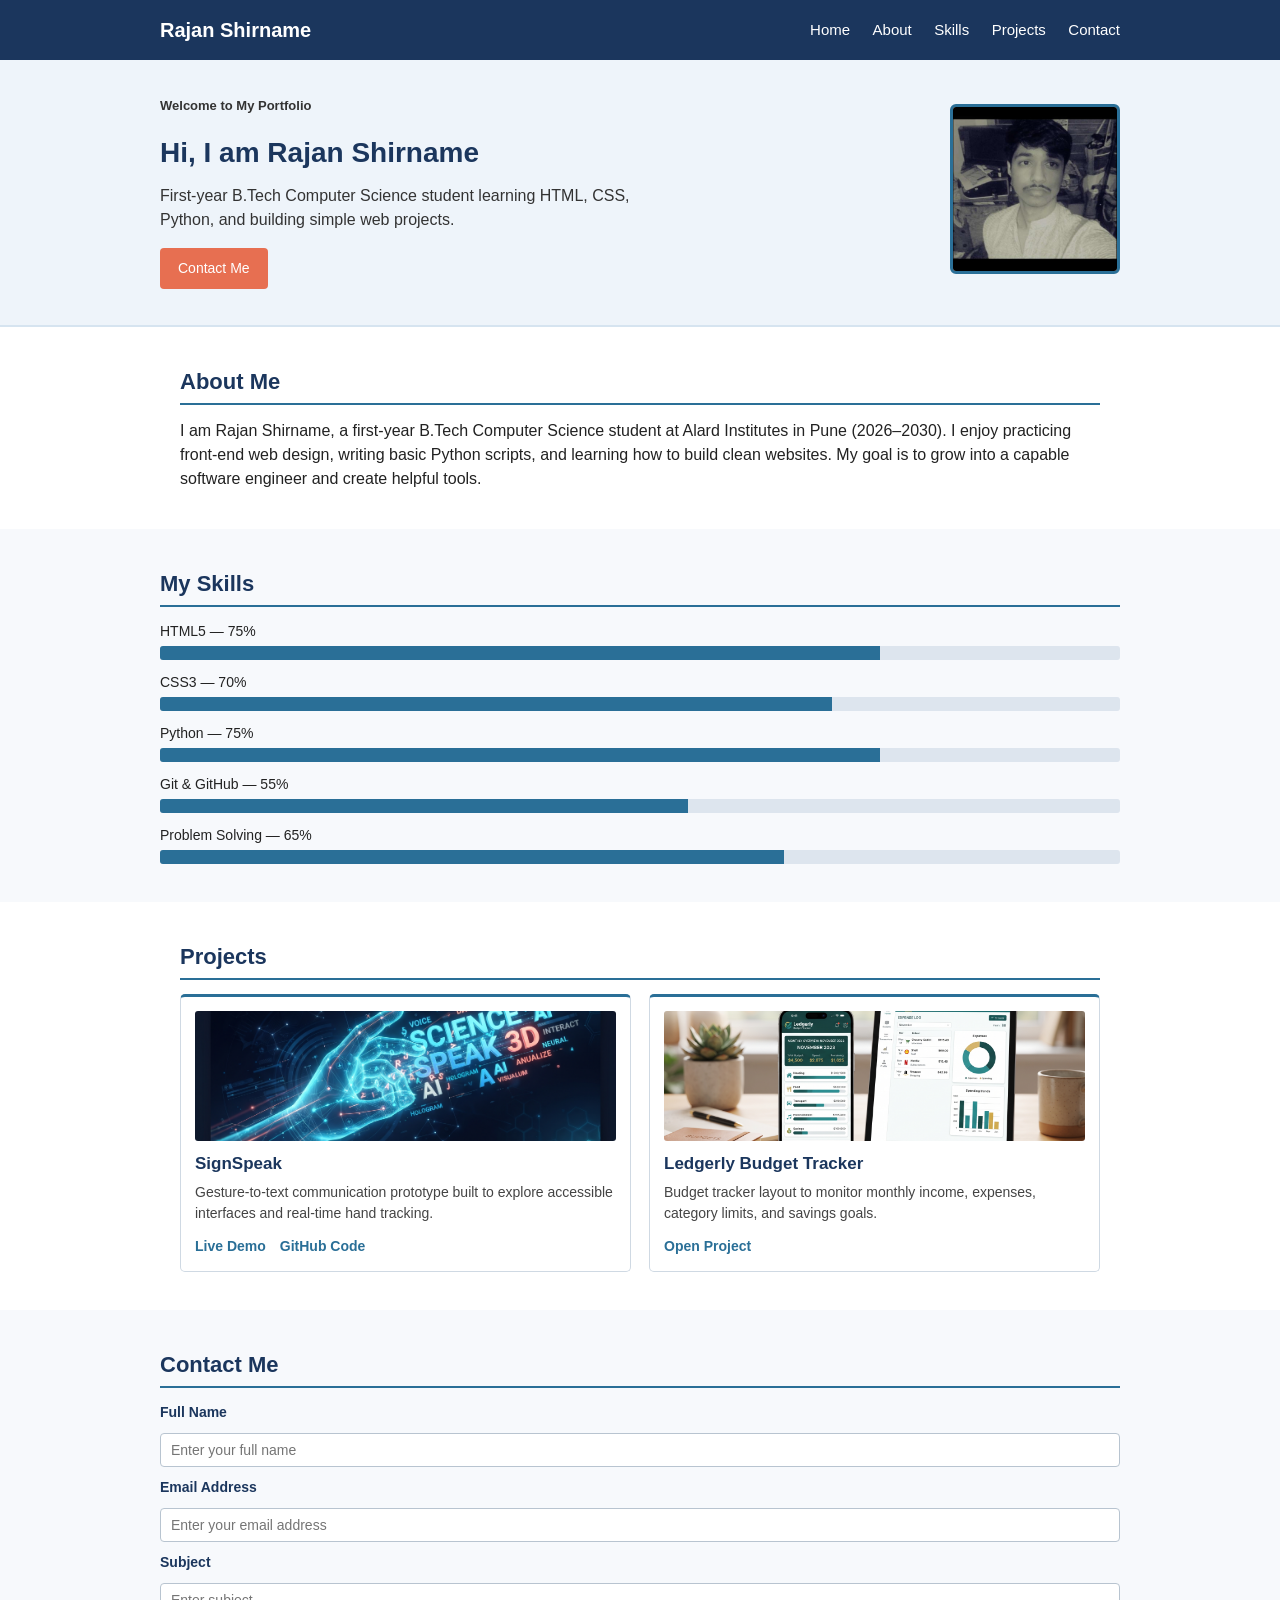
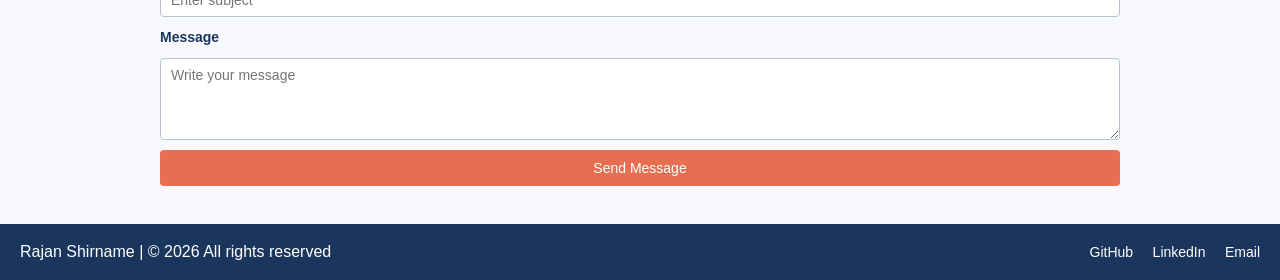
<file: index.html>
<!DOCTYPE html>
<html lang="en">
<head>
  <meta charset="UTF-8">
  <meta name="viewport" content="width=device-width, initial-scale=1.0">
  <meta name="description" content="Portfolio of Rajan Shirname, a B.Tech Computer Science student.">
  <title>Rajan Shirname | Portfolio</title>
  <link rel="stylesheet" href="style.css">
</head>
<body>
  <header class="header">
    <div class="nav-box">
      <a class="logo" href="#home">Rajan Shirname</a>
      <nav class="nav" aria-label="Primary navigation">
        <a href="#home">Home</a>
        <a href="#about">About</a>
        <a href="#skills">Skills</a>
        <a href="#projects">Projects</a>
        <a href="#contact">Contact</a>
      </nav>
    </div>
  </header>

  <main>
    <section id="home" class="hero">
      <div class="hero-box">
        <div class="hero-text">
          <p class="tag">Welcome to My Portfolio</p>
          <h1>Hi, I am Rajan Shirname</h1>
          <p>First-year B.Tech Computer Science student learning HTML, CSS, Python, and building simple web projects.</p>
          <a class="btn" href="#contact">Contact Me</a>
        </div>
        <div class="hero-img">
          <img src="assets/profile.jpg" alt="Rajan Shirname profile photo">
        </div>
      </div>
    </section>

    <section id="about" class="section">
      <h2>About Me</h2>
      <p>I am Rajan Shirname, a first-year B.Tech Computer Science student at Alard Institutes in Pune (2026–2030). I enjoy practicing front-end web design, writing basic Python scripts, and learning how to build clean websites. My goal is to grow into a capable software engineer and create helpful tools.</p>
    </section>

    <section id="skills" class="section tint-bg">
      <h2>My Skills</h2>
      <div class="skills-list">
        <div class="skill-item"><p>HTML5 — 75%</p><div class="bar"><div class="fill" style="width: 75%"></div></div></div>
        <div class="skill-item"><p>CSS3 — 70%</p><div class="bar"><div class="fill" style="width: 70%"></div></div></div>
        <div class="skill-item"><p>Python — 75%</p><div class="bar"><div class="fill" style="width: 75%"></div></div></div>
        <div class="skill-item"><p>Git &amp; GitHub — 55%</p><div class="bar"><div class="fill" style="width: 55%"></div></div></div>
        <div class="skill-item"><p>Problem Solving — 65%</p><div class="bar"><div class="fill" style="width: 65%"></div></div></div>
      </div>
    </section>

    <section id="projects" class="section">
      <h2>Projects</h2>
      <div class="projects-grid">
        <article class="project-card">
          <img src="assets/signspeak-3d.png" alt="SignSpeak 3D hand-gesture AI project preview">
          <h3>SignSpeak</h3>
          <p>Gesture-to-text communication prototype built to explore accessible interfaces and real-time hand tracking.</p>
          <div class="project-links">
            <a href="https://rajann3.github.io/portfolio1/" target="_blank" rel="noopener noreferrer">Live Demo</a>
            <a href="https://github.com/rajann3/signSpeak" target="_blank" rel="noopener noreferrer">GitHub Code</a>
          </div>
        </article>

        <article class="project-card">
          <img src="assets/ledgerly.png" alt="Ledgerly Budget Tracker app preview">
          <h3>Ledgerly Budget Tracker</h3>
          <p>Budget tracker layout to monitor monthly income, expenses, category limits, and savings goals.</p>
          <div class="project-links"><a href="projects/ledgerly/index.html">Open Project</a></div>
        </article>

      </div>
    </section>

    <section id="contact" class="section tint-bg">
      <h2>Contact Me</h2>
      <form class="contact-form" action="#" method="post">
        <label for="name">Full Name</label>
        <input id="name" name="name" type="text" placeholder="Enter your full name" required>

        <label for="email">Email Address</label>
        <input id="email" name="email" type="email" placeholder="Enter your email address" required>

        <label for="subject">Subject</label>
        <input id="subject" name="subject" type="text" placeholder="Enter subject" required>

        <label for="message">Message</label>
        <textarea id="message" name="message" rows="4" placeholder="Write your message" required></textarea>

        <button class="btn" type="submit">Send Message</button>
      </form>
    </section>
  </main>

  <footer class="footer">
    <p>Rajan Shirname | &copy; 2026 All rights reserved</p>
    <div class="links">
      <a href="https://github.com/rajann3" target="_blank" rel="noopener noreferrer">GitHub</a>
      <a href="https://www.linkedin.com/in/rajan-shirname-b9884a446/" target="_blank" rel="noopener noreferrer">LinkedIn</a>
      <a href="mailto:r4jann3@gmail.com">Email</a>
    </div>
  </footer>
</body>
</html>
</file>
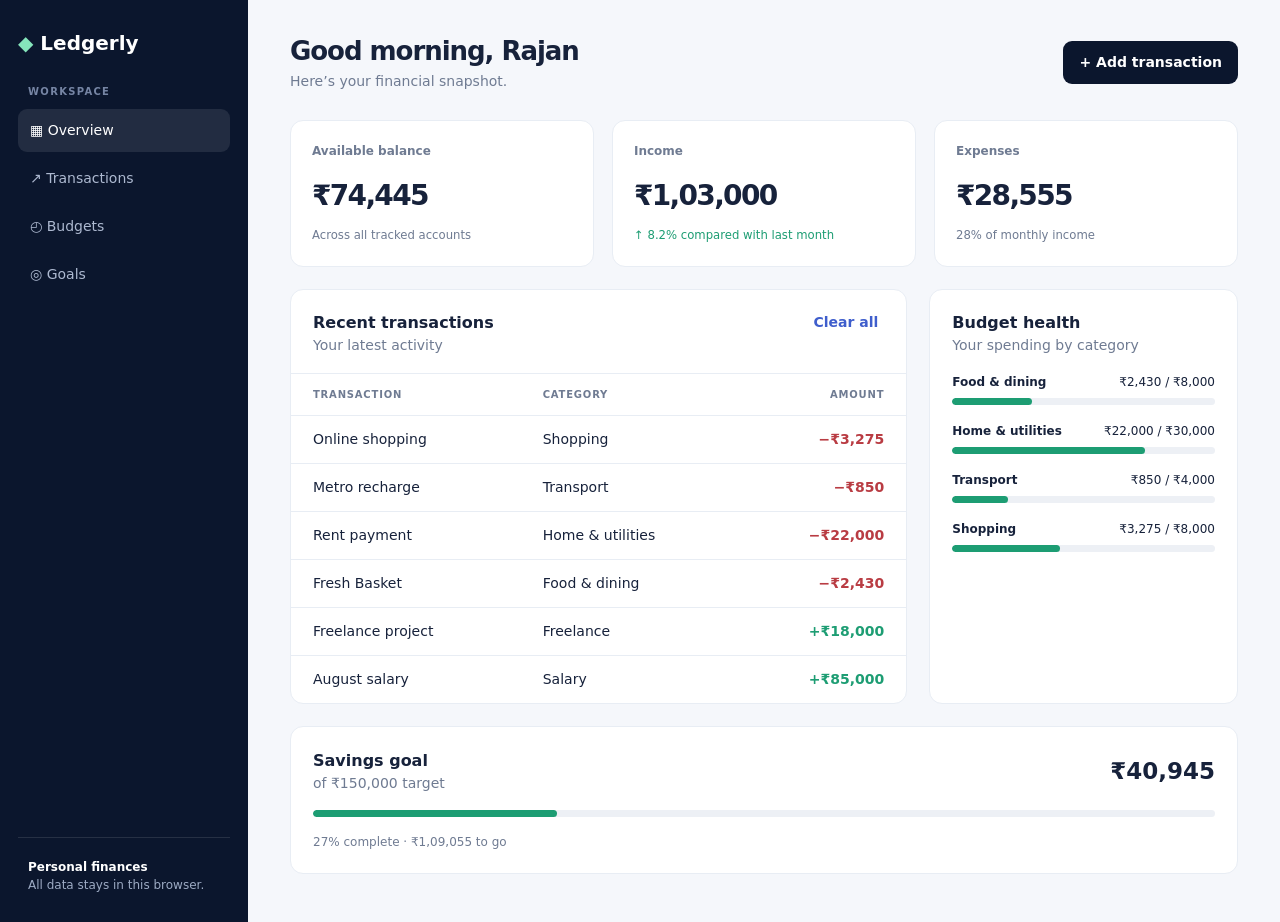
<file: projects/ledgerly/index.html>
<!doctype html>
<html lang="en">
<head>
  <meta charset="utf-8">
  <meta name="viewport" content="width=device-width, initial-scale=1">
  <meta name="theme-color" content="#0b162d">
  <title>Ledgerly | Budget Tracker</title>
  <link rel="stylesheet" href="style.css">
</head>
<body>
  <div class="app">
    <aside class="sidebar">
      <a class="brand" href="../../index.html"><span>◆</span> Ledgerly</a>
      <p class="eyebrow">Workspace</p>
      <nav aria-label="Ledgerly navigation">
        <a class="active" href="#overview">▦ Overview</a>
        <a href="#transactions">↗ Transactions</a>
        <a href="#budgets">◴ Budgets</a>
        <a href="#goal">◎ Goals</a>
      </nav>
      <p class="side-note"><strong>Personal finances</strong>All data stays in this browser.</p>
    </aside>

    <main>
      <header class="topbar">
        <div><h1>Good morning, Rajan</h1><p>Here’s your financial snapshot.</p></div>
        <button class="primary" id="addButton">+ Add transaction</button>
      </header>

      <section id="overview" class="metrics" aria-label="Monthly overview">
        <article><p>Available balance</p><strong id="balance">₹0</strong><small>Across all tracked accounts</small></article>
        <article><p>Income</p><strong id="income">₹0</strong><small class="positive">↑ 8.2% compared with last month</small></article>
        <article><p>Expenses</p><strong id="expenses">₹0</strong><small id="expenseNote">0% of monthly income</small></article>
      </section>

      <section class="grid">
        <article class="panel" id="transactions"><div class="panel-head"><div><h2>Recent transactions</h2><p>Your latest activity</p></div><button id="clearButton" class="link">Clear all</button></div><div id="transactionContent"></div></article>
        <article class="panel" id="budgets"><div class="panel-head"><div><h2>Budget health</h2><p>Your spending by category</p></div></div><div class="budget-list" id="budgetList"></div></article>
      </section>

      <section class="panel goal" id="goal"><div><h2>Savings goal</h2><p id="goalTarget">of ₹150,000 target</p></div><strong id="goalMoney">₹0</strong><div class="progress"><i id="goalBar"></i></div><p id="goalStatus"></p></section>
    </main>
  </div>

  <div class="modal" id="modal" aria-hidden="true">
    <form class="modal-card" id="transactionForm">
      <div class="modal-head"><h2>Add transaction</h2><button type="button" class="close" id="closeButton" aria-label="Close">×</button></div>
      <label>Description<input id="description" required placeholder="e.g. Grocery shopping"></label>
      <label>Category<select id="category"><option>Food & dining</option><option>Home & utilities</option><option>Transport</option><option>Shopping</option><option>Salary</option><option>Freelance</option></select></label>
      <label>Type<select id="type"><option value="expense">Expense</option><option value="income">Income</option></select></label>
      <label>Amount (₹)<input id="amount" type="number" min="1" required></label>
      <div class="actions"><button type="button" class="secondary" id="cancelButton">Cancel</button><button class="primary">Save transaction</button></div>
    </form>
  </div>
  <script src="app.js"></script>
</body>
</html>
</file>
<file: style.css>
* {
  box-sizing: border-box;
  margin: 0;
  padding: 0;
}

body {
  font-family: Arial, sans-serif;
  background-color: #ffffff;
  color: #222222;
  line-height: 1.5;
  overflow-x: hidden;
}

.header {
  background-color: #1b365d;
  color: #ffffff;
  padding: 15px 20px;
}

.nav-box {
  max-width: 960px;
  margin: 0 auto;
  display: flex;
  justify-content: space-between;
  align-items: center;
}

.logo {
  color: #ffffff;
  text-decoration: none;
  font-size: 20px;
  font-weight: bold;
}

.nav a {
  color: #ffffff;
  text-decoration: none;
  margin-left: 18px;
  font-size: 15px;
}

.nav a:hover {
  color: #f4a261;
  text-decoration: underline;
}

.hero {
  background-color: #eef4fa;
  padding: 36px 20px;
  border-bottom: 2px solid #d6e4f0;
}

.hero-box {
  max-width: 960px;
  margin: 0 auto;
  display: flex;
  justify-content: space-between;
  align-items: center;
  gap: 24px;
}

.tag {
  color: #2a6f97;
  font-weight: bold;
  font-size: 13px;
  margin-bottom: 6px;
}

.hero-text h1 {
  font-size: 28px;
  color: #1b365d;
  margin-bottom: 10px;
}

.hero-text p {
  margin-bottom: 16px;
  max-width: 500px;
  color: #333333;
}

.hero-img img {
  width: 170px;
  height: 170px;
  object-fit: cover;
  border: 3px solid #2a6f97;
  border-radius: 6px;
}

.btn {
  display: inline-block;
  background-color: #e76f51;
  color: #ffffff;
  padding: 10px 18px;
  text-decoration: none;
  border: none;
  border-radius: 4px;
  cursor: pointer;
  font-size: 14px;
}

.btn:hover {
  background-color: #c8553d;
}

.section {
  max-width: 960px;
  margin: 0 auto;
  padding: 38px 20px;
}

.tint-bg {
  max-width: 100%;
  background-color: #f7f9fc;
}

.tint-bg > h2,
.tint-bg > .skills-list,
.tint-bg > .contact-form {
  max-width: 960px;
  margin-left: auto;
  margin-right: auto;
}

.section h2 {
  font-size: 22px;
  margin-bottom: 14px;
  color: #1b365d;
  border-bottom: 2px solid #2a6f97;
  padding-bottom: 5px;
}

.skills-list {
  display: flex;
  flex-direction: column;
  gap: 12px;
}

.skill-item p {
  margin-bottom: 4px;
  font-size: 14px;
}

.bar {
  width: 100%;
  height: 14px;
  background-color: #dde5ee;
  border-radius: 3px;
  overflow: hidden;
}

.fill {
  height: 100%;
  background-color: #2a6f97;
}

.projects-grid {
  display: flex;
  gap: 18px;
}

.project-card {
  flex: 1;
  border: 1px solid #cfd9e3;
  border-top: 3px solid #2a6f97;
  border-radius: 5px;
  padding: 14px;
  background-color: #ffffff;
  display: flex;
  flex-direction: column;
}

.project-card:hover {
  border-color: #e76f51;
}

.project-card img {
  width: 100%;
  height: 130px;
  object-fit: cover;
  margin-bottom: 10px;
  background-color: #e6ecf2;
  border-radius: 3px;
}

.project-card h3 {
  font-size: 17px;
  color: #1b365d;
  margin-bottom: 6px;
}

.project-card p {
  font-size: 14px;
  color: #444444;
  margin-bottom: 12px;
  flex: 1;
}

.project-links {
  display: flex;
  gap: 14px;
}

.project-links a {
  color: #2a6f97;
  font-size: 14px;
  font-weight: bold;
  text-decoration: none;
}

.project-links a:hover {
  color: #e76f51;
  text-decoration: underline;
}

.contact-form {
  display: flex;
  flex-direction: column;
  gap: 10px;
}

.contact-form label {
  font-size: 14px;
  font-weight: bold;
  color: #1b365d;
}

.contact-form input,
.contact-form textarea {
  padding: 8px 10px;
  border: 1px solid #b8c4d0;
  border-radius: 4px;
  font-family: Arial, sans-serif;
  font-size: 14px;
  background-color: #ffffff;
}

.contact-form input:focus,
.contact-form textarea:focus {
  outline: none;
  border-color: #2a6f97;
}

.footer {
  background-color: #1b365d;
  color: #ffffff;
  padding: 16px 20px;
  display: flex;
  justify-content: space-between;
  align-items: center;
  flex-wrap: wrap;
  gap: 10px;
}

.links a {
  color: #ffffff;
  text-decoration: none;
  margin-left: 15px;
  font-size: 14px;
}

.links a:hover {
  color: #f4a261;
  text-decoration: underline;
}

@media (max-width: 700px) {
  .nav-box,
  .hero-box,
  .projects-grid {
    flex-direction: column;
    align-items: stretch;
  }

  .nav {
    margin-top: 10px;
    display: flex;
    flex-wrap: wrap;
    gap: 10px;
  }

  .nav a {
    margin-left: 0;
  }

  .hero-img img {
    width: 100%;
    max-width: 200px;
    height: 200px;
  }
}
</file>
<file: projects/ledgerly/style.css>
:root { --navy:#0b162d; --ink:#17223b; --muted:#6f7b92; --line:#e8edf4; --paper:#f5f7fb; --green:#1d9d73; --red:#d55b61; }
* { box-sizing:border-box; }
body { margin:0; background:var(--paper); color:var(--ink); font:14px/1.5 system-ui,-apple-system,"Segoe UI",sans-serif; }
.app { min-height:100vh; display:grid; grid-template-columns:248px 1fr; }
.sidebar { background:var(--navy); color:#d4dced; padding:28px 18px; display:flex; flex-direction:column; gap:26px; }
.brand { color:#fff; text-decoration:none; font-size:20px; font-weight:750; }.brand span { color:#85e5bb; }.eyebrow { color:#7685a4; font-size:10px; font-weight:700; letter-spacing:.13em; text-transform:uppercase; margin:0 10px -16px; }
nav { display:grid; gap:5px; } nav a { color:#adb9d0; border-radius:9px; padding:11px 12px; text-decoration:none; } nav a:hover,nav .active { background:#ffffff18; color:#fff; }.side-note { margin-top:auto; border-top:1px solid #ffffff1c; padding:20px 10px 0; color:#9dabc4; font-size:12px; }.side-note strong { display:block; color:#fff; }
main { width:min(1160px,100%); margin:auto; padding:32px 42px 48px; }.topbar,.panel-head,.goal { display:flex; justify-content:space-between; align-items:center; gap:16px; }.topbar { margin-bottom:28px; } h1,h2,p { margin:0; }h1 { font-size:26px; letter-spacing:-.04em; }.topbar p,.panel-head p,.goal p,small { color:var(--muted); }
button { font:inherit; cursor:pointer; }.primary { border:0; border-radius:9px; background:var(--navy); color:#fff; padding:11px 16px; font-weight:700; }.primary:hover { background:#20345d; }
.metrics { display:grid; grid-template-columns:repeat(3,1fr); gap:18px; margin-bottom:22px; }.metrics article,.panel { background:#fff; border:1px solid var(--line); border-radius:13px; }.metrics article { padding:21px; }.metrics p { color:var(--muted); font-size:12px; font-weight:650; }.metrics strong { display:block; margin:15px 0 7px; font-size:28px; letter-spacing:-.06em; }.positive { color:var(--green); }
.grid { display:grid; grid-template-columns:1.7fr .85fr; gap:22px; }.panel-head { padding:21px 22px 17px; align-items:start; }.panel h2 { font-size:16px; }.link { border:0; background:none; color:#3f5ecc; font-weight:700; }
table { width:100%; border-collapse:collapse; } th,td { padding:13px 22px; border-top:1px solid var(--line); text-align:left; }th { color:var(--muted); font-size:10px; text-transform:uppercase; letter-spacing:.08em; }td:last-child,th:last-child { text-align:right; }.income { color:var(--green); font-weight:700; }.expense { color:#b93c43; font-weight:700; }.empty { padding:25px; color:var(--muted); text-align:center; }
.budget-list { display:grid; gap:17px; padding:0 22px 22px; }.budget-row { display:grid; gap:7px; }.budget-row div { display:flex; justify-content:space-between; font-size:12px; }.bar,.progress { overflow:hidden; height:7px; background:#edf0f5; border-radius:99px; }.bar i,.progress i { display:block; height:100%; border-radius:99px; background:var(--green); }.goal { margin-top:22px; padding:22px; display:grid; grid-template-columns:1fr auto; }.goal strong { font-size:23px; }.goal .progress,.goal #goalStatus { grid-column:1/-1; }.goal #goalStatus { font-size:12px; }
.modal { display:none; position:fixed; inset:0; background:#0b162d8a; align-items:center; justify-content:center; padding:18px; }.modal.open { display:flex; }.modal-card { background:#fff; border-radius:14px; width:min(440px,100%); padding:24px; box-shadow:0 28px 70px #0004; }.modal-head { display:flex; justify-content:space-between; align-items:center; margin-bottom:18px; }.close { border:0; background:#f0f3f8; border-radius:8px; font-size:20px; width:32px; height:32px; }label { display:grid; gap:6px; margin-top:12px; color:#44516a; font-size:12px; font-weight:650; }input,select { border:1px solid #dbe2ec; border-radius:8px; padding:10px; font:inherit; }.actions { display:flex; justify-content:end; gap:9px; margin-top:22px; }.secondary { border:1px solid #dbe2ec; border-radius:9px; background:#fff; padding:10px 14px; }
@media (max-width:800px) { .app { grid-template-columns:1fr; }.sidebar { display:none; }main { padding:24px 16px; }.metrics,.grid { grid-template-columns:1fr; }.topbar { align-items:start; flex-direction:column; } }
</file>
